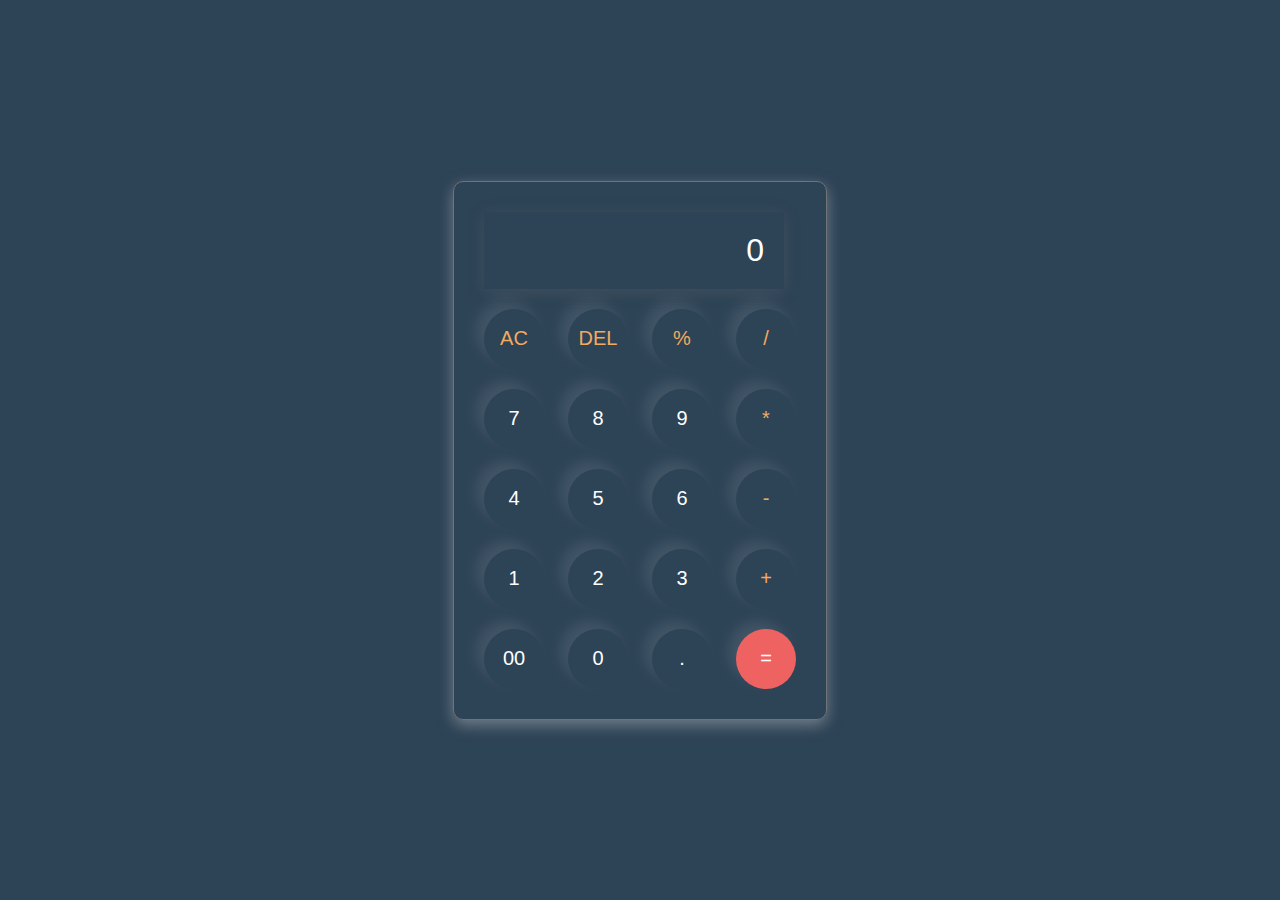
<file: index.html>
<!DOCTYPE html>
<html lang="en">

<head>
    <meta charset="UTF-8">
    <meta name="viewport" content="width=device-width, initial-scale=1.0">
    <title>Calculator</title>
    <link rel="stylesheet" href="style.css">
</head>

<body>
    <!-- Calculator using HTML CSS JavaScript -->
    <div class="calculator">

        <!-- display -->
        <input type="text" placeholder="0" id="inputBox">

        <!-- buttons -->
        <div class="first_row">
            <button class="operator">AC</button>
            <button class="operator">DEL</button>
            <button class="operator">%</button>
            <button class="operator">/</button>
        </div>

        <div class="second_row">
            <button>7</button>
            <button>8</button>
            <button>9</button>
            <button class="operator">*</button>
        </div>

        <div class="third_row">
            <button>4</button>
            <button>5</button>
            <button>6</button>
            <button class="operator">-</button>
        </div>

        <div class="fourth_row">
            <button>1</button>
            <button>2</button>
            <button>3</button>
            <button class="operator">+</button>
        </div>

        <div class="fofth_row">
            <button onc>00</button>
            <button>0</button>
            <button on>.</button>
            <button class="equalBtn">=</button>
        </div>
    </div>



    <script src="script.js"></script>
</body>

</html>
</file>
<file: style.css>
* {
    margin: 0;
    padding: 0;
    box-sizing: border-box;
}

/* body background */

body {
    background-color: #2D4356;
    height: 100vh;
    width: 100%;
    display: flex;
    justify-content: center;
    align-items: center;
}

.calculator {
    border: 1px solid #717377;
    border-radius: 10px;
    padding: 20px;
    background: transparent;
    box-shadow: 0px 5px 15px rgba(184, 188, 191, 0.5);
}

input {
    width: 300px;
    border: none;
    padding: 20px;
    margin: 10px;
    text-align: right;
    cursor: pointer;
    background: transparent;
    box-shadow: 0px 3px 15px rgba(110, 114, 117, 0.3);
    font-size: 2rem;
    color: white;
}

input::placeholder {
    color: white;
}

button {
    border: none;
    width: 60px;
    height: 60px;
    margin: 10px;
    border-radius: 50%;
    background: transparent;
    color: #ffffff;
    font-size: 20px;
    box-shadow: -8px -8px 15px rgba(255, 255, 255, 0.1);
    cursor: pointer;
}

.equalBtn {
    background-color: #EF6262;
}

.operator {
    color: #F3AA60;
}
</file>
